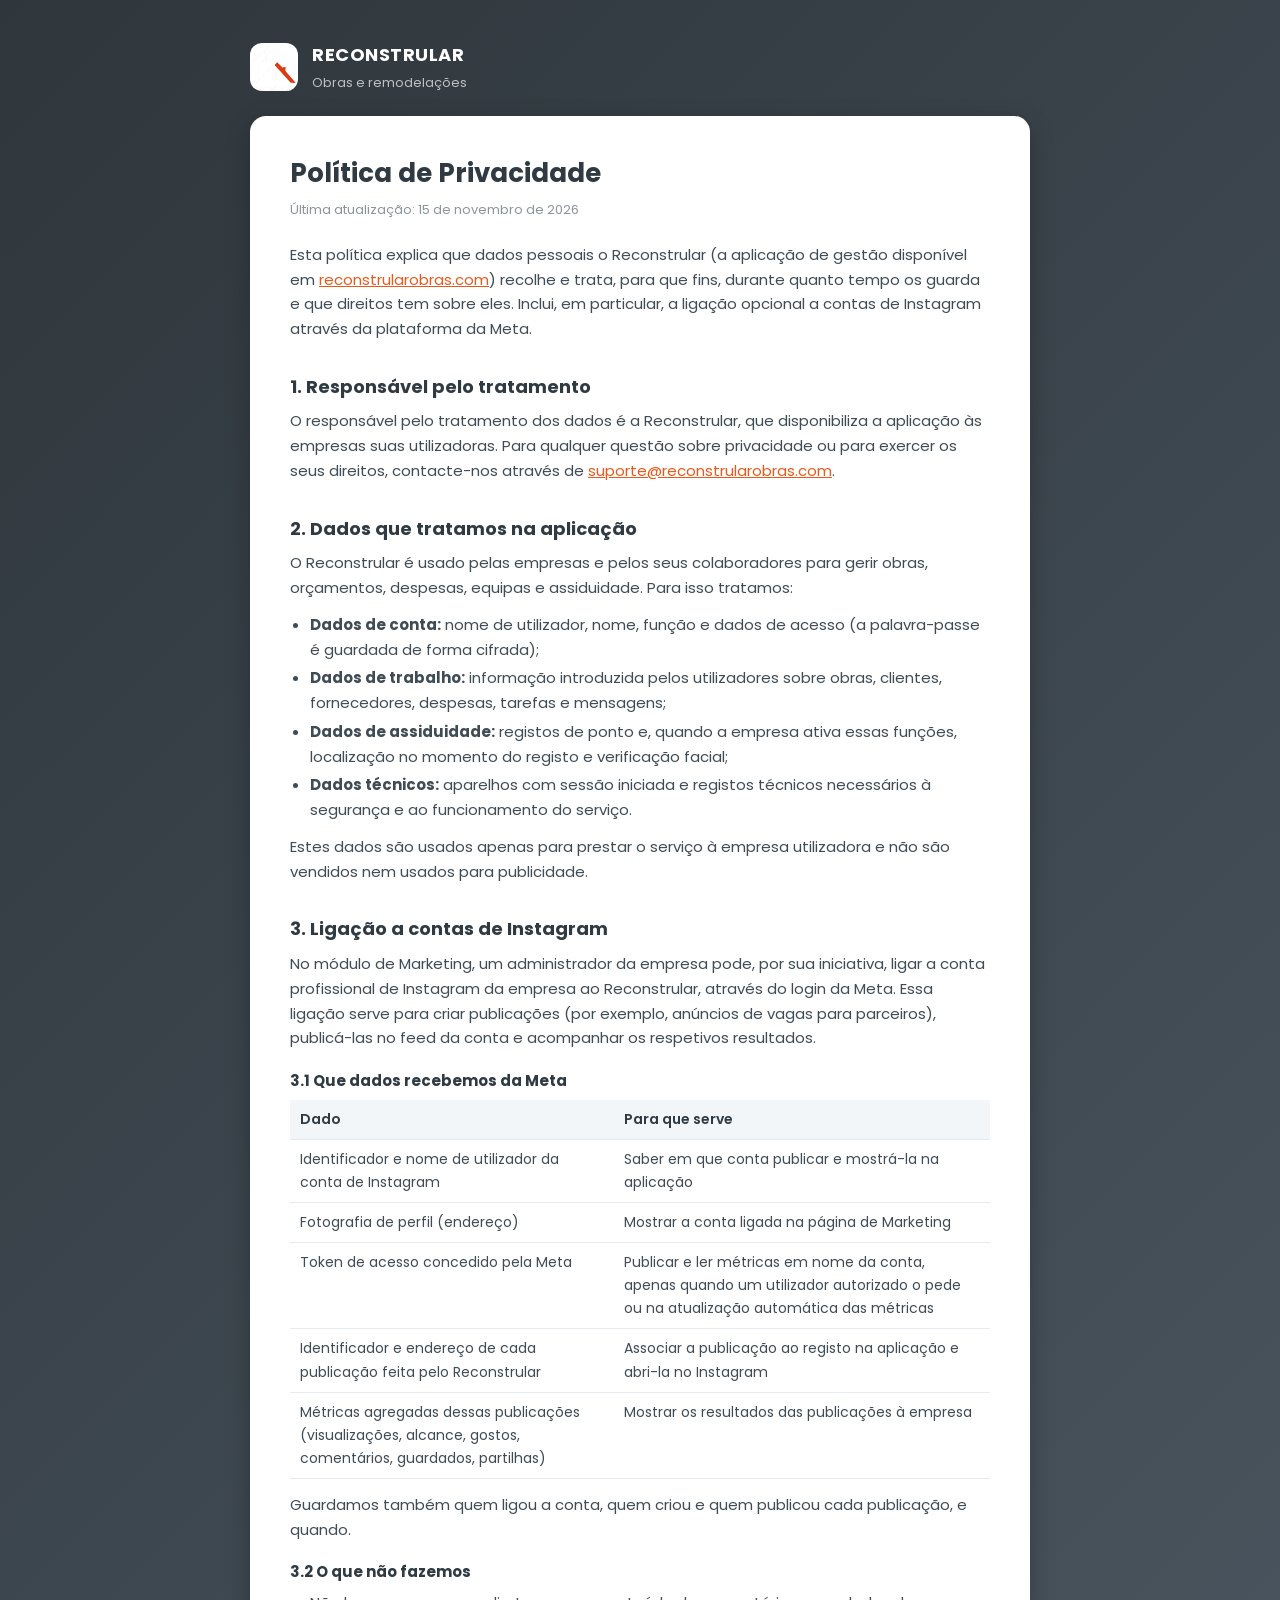
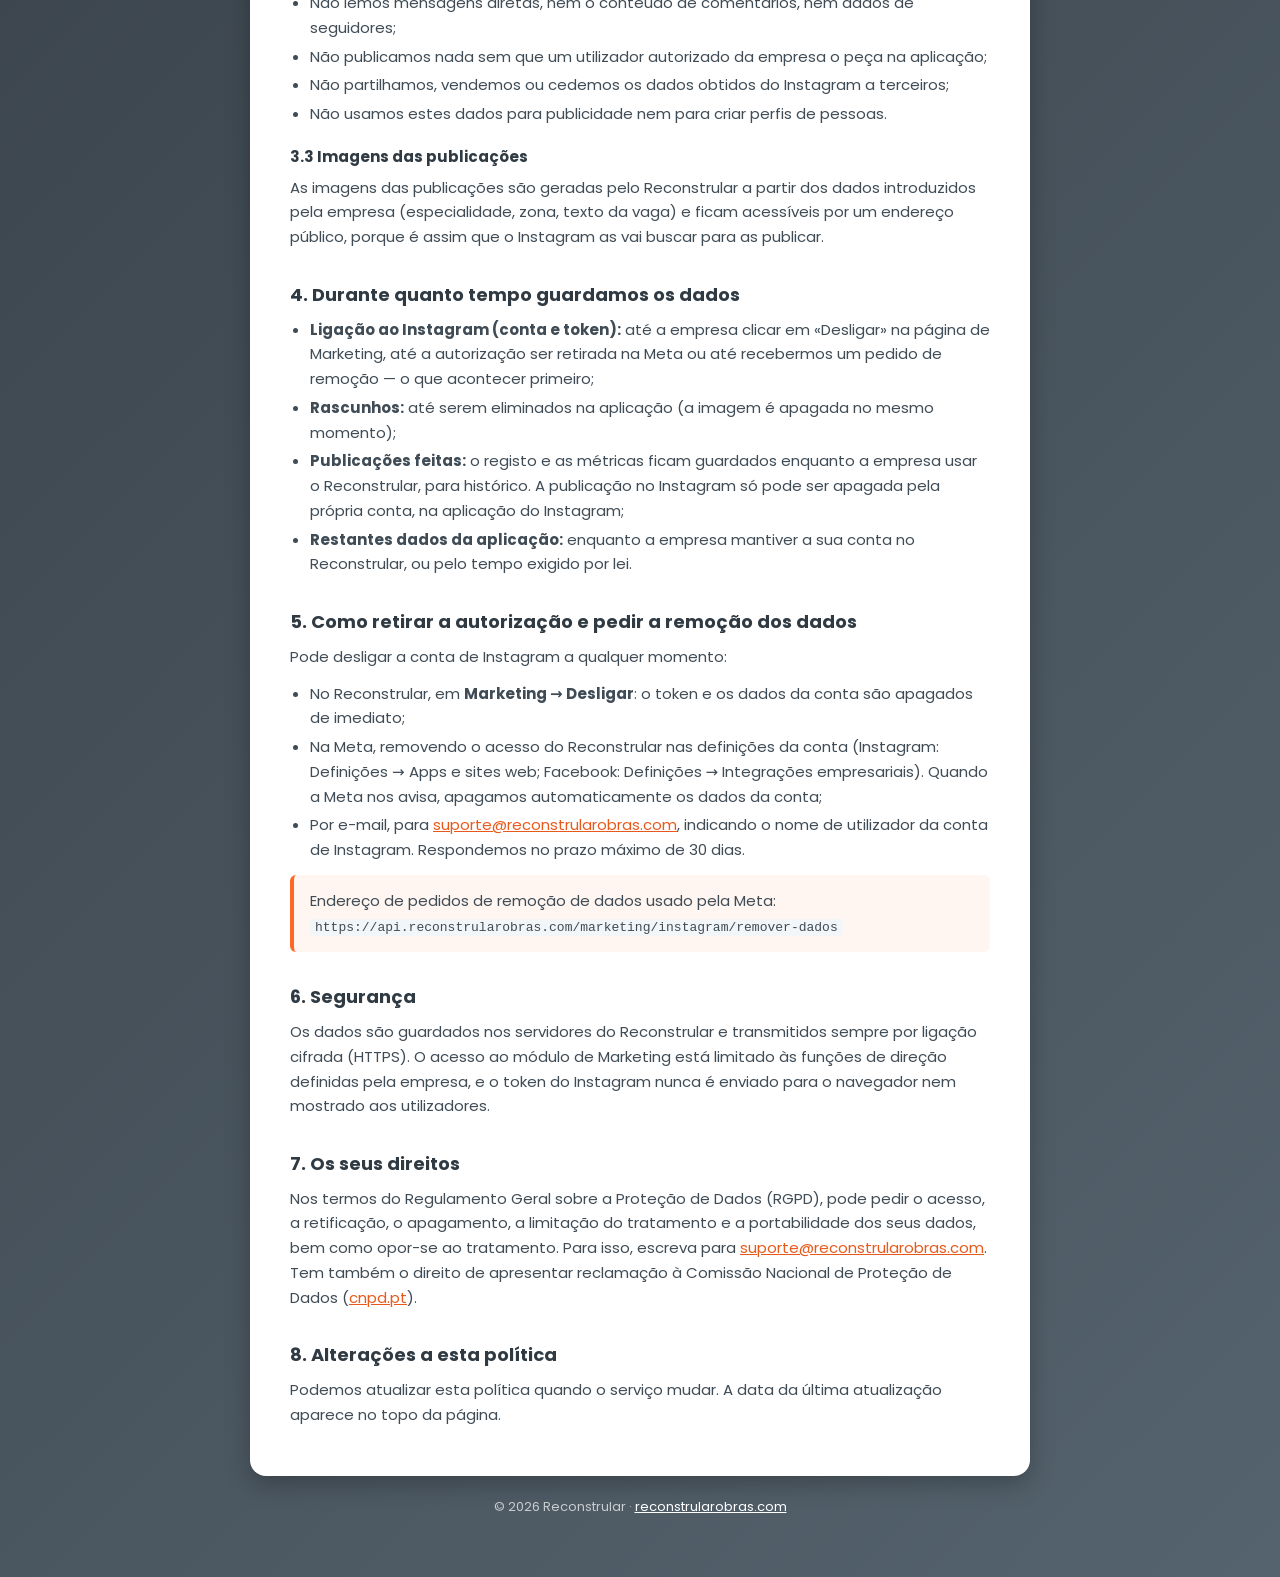
<file: privacidade.html>
<!DOCTYPE html>
<html lang="pt-PT">

<head>
    <meta charset="UTF-8">
    <meta name="viewport" content="width=device-width, initial-scale=1.0">
    <title>Política de Privacidade · Reconstrular</title>
    <meta name="description" content="Política de Privacidade do Reconstrular, incluindo a ligação a contas de Instagram.">
    <meta name="theme-color" content="#222222">
    <link rel="icon" href="imagens/pwa/icone-192-v4.png">
    <link rel="preconnect" href="https://fonts.googleapis.com">
    <link rel="preconnect" href="https://fonts.gstatic.com" crossorigin>
    <link href="https://fonts.googleapis.com/css2?family=Poppins:wght@400;600&display=swap" rel="stylesheet">
    <style>
        * { box-sizing: border-box; }
        body { margin: 0; font-family: Poppins, system-ui, sans-serif; font-size: 15px; line-height: 1.65; color: #3f4b55; background: linear-gradient(135deg, #2f363c, #55636e); min-height: 100vh; }
        .pagina { max-width: 820px; margin: 0 auto; padding: 40px 20px 60px; }
        .topo { display: flex; align-items: center; gap: 14px; margin-bottom: 22px; color: #fff; }
        .topo img { width: 48px; height: 48px; border-radius: 12px; object-fit: cover; background: #fff; }
        .topo b { display: block; font-size: 18px; letter-spacing: .5px; }
        .topo small { color: #ffffffb0; }
        article { padding: 36px 40px; border-radius: 16px; background: #fff; box-shadow: 0 8px 24px #00000040; }
        h1 { margin: 0 0 4px; font-size: 26px; color: #2f3a43; }
        h2 { margin: 30px 0 8px; font-size: 18px; color: #2f3a43; }
        h3 { margin: 18px 0 6px; font-size: 15px; color: #2f3a43; }
        p, ul { margin: 0 0 12px; }
        ul { padding-left: 20px; }
        li { margin-bottom: 4px; }
        a { color: #e85a1c; }
        code { padding: 1px 5px; border-radius: 4px; background: #f3f6f8; font-size: 13px; word-break: break-all; }
        .data { margin-bottom: 22px; color: #8a959e; font-size: 13px; }
        .nota { padding: 14px 16px; border-left: 4px solid #fd6828; border-radius: 6px; background: #fff6f1; }
        table { width: 100%; margin: 6px 0 14px; border-collapse: collapse; font-size: 14px; }
        th, td { padding: 8px 10px; border-bottom: 1px solid #e4eaef; text-align: left; vertical-align: top; }
        th { background: #f3f6f8; color: #2f3a43; font-weight: 600; }
        footer { margin-top: 20px; text-align: center; color: #ffffffb0; font-size: 13px; }
        footer a { color: #fff; }
        @media (max-width: 600px) { article { padding: 24px 20px; } h1 { font-size: 22px; } }
    </style>
</head>

<body>
    <div class="pagina">
        <header class="topo">
            <img src="imagens/logo.png" alt="Logótipo Reconstrular">
            <div><b>RECONSTRULAR</b><small>Obras e remodelações</small></div>
        </header>

        <article>
            <h1>Política de Privacidade</h1>
            <div class="data">Última atualização: 15 de novembro de 2026</div>

            <p>Esta política explica que dados pessoais o Reconstrular (a aplicação de gestão disponível em
                <a href="https://reconstrularobras.com/">reconstrularobras.com</a>) recolhe e trata, para que fins, durante quanto tempo os
                guarda e que direitos tem sobre eles. Inclui, em particular, a ligação opcional a contas de Instagram através da
                plataforma da Meta.</p>

            <h2>1. Responsável pelo tratamento</h2>
            <p>O responsável pelo tratamento dos dados é a Reconstrular, que disponibiliza a aplicação às empresas suas utilizadoras.
                Para qualquer questão sobre privacidade ou para exercer os seus direitos, contacte-nos através de
                <a href="mailto:suporte@reconstrularobras.com">suporte@reconstrularobras.com</a>.</p>

            <h2>2. Dados que tratamos na aplicação</h2>
            <p>O Reconstrular é usado pelas empresas e pelos seus colaboradores para gerir obras, orçamentos, despesas, equipas e
                assiduidade. Para isso tratamos:</p>
            <ul>
                <li><b>Dados de conta:</b> nome de utilizador, nome, função e dados de acesso (a palavra-passe é guardada de forma
                    cifrada);</li>
                <li><b>Dados de trabalho:</b> informação introduzida pelos utilizadores sobre obras, clientes, fornecedores, despesas,
                    tarefas e mensagens;</li>
                <li><b>Dados de assiduidade:</b> registos de ponto e, quando a empresa ativa essas funções, localização no momento do
                    registo e verificação facial;</li>
                <li><b>Dados técnicos:</b> aparelhos com sessão iniciada e registos técnicos necessários à segurança e ao funcionamento
                    do serviço.</li>
            </ul>
            <p>Estes dados são usados apenas para prestar o serviço à empresa utilizadora e não são vendidos nem usados para
                publicidade.</p>

            <h2>3. Ligação a contas de Instagram</h2>
            <p>No módulo de Marketing, um administrador da empresa pode, por sua iniciativa, ligar a conta profissional de Instagram
                da empresa ao Reconstrular, através do login da Meta. Essa ligação serve para criar publicações (por exemplo, anúncios
                de vagas para parceiros), publicá-las no feed da conta e acompanhar os respetivos resultados.</p>

            <h3>3.1 Que dados recebemos da Meta</h3>
            <table>
                <tr><th>Dado</th><th>Para que serve</th></tr>
                <tr><td>Identificador e nome de utilizador da conta de Instagram</td><td>Saber em que conta publicar e mostrá-la na
                        aplicação</td></tr>
                <tr><td>Fotografia de perfil (endereço)</td><td>Mostrar a conta ligada na página de Marketing</td></tr>
                <tr><td>Token de acesso concedido pela Meta</td><td>Publicar e ler métricas em nome da conta, apenas quando um
                        utilizador autorizado o pede ou na atualização automática das métricas</td></tr>
                <tr><td>Identificador e endereço de cada publicação feita pelo Reconstrular</td><td>Associar a publicação ao registo
                        na aplicação e abri-la no Instagram</td></tr>
                <tr><td>Métricas agregadas dessas publicações (visualizações, alcance, gostos, comentários, guardados,
                        partilhas)</td><td>Mostrar os resultados das publicações à empresa</td></tr>
            </table>
            <p>Guardamos também quem ligou a conta, quem criou e quem publicou cada publicação, e quando.</p>

            <h3>3.2 O que não fazemos</h3>
            <ul>
                <li>Não lemos mensagens diretas, nem o conteúdo de comentários, nem dados de seguidores;</li>
                <li>Não publicamos nada sem que um utilizador autorizado da empresa o peça na aplicação;</li>
                <li>Não partilhamos, vendemos ou cedemos os dados obtidos do Instagram a terceiros;</li>
                <li>Não usamos estes dados para publicidade nem para criar perfis de pessoas.</li>
            </ul>

            <h3>3.3 Imagens das publicações</h3>
            <p>As imagens das publicações são geradas pelo Reconstrular a partir dos dados introduzidos pela empresa (especialidade,
                zona, texto da vaga) e ficam acessíveis por um endereço público, porque é assim que o Instagram as vai buscar para as
                publicar.</p>

            <h2>4. Durante quanto tempo guardamos os dados</h2>
            <ul>
                <li><b>Ligação ao Instagram (conta e token):</b> até a empresa clicar em «Desligar» na página de Marketing, até a
                    autorização ser retirada na Meta ou até recebermos um pedido de remoção — o que acontecer primeiro;</li>
                <li><b>Rascunhos:</b> até serem eliminados na aplicação (a imagem é apagada no mesmo momento);</li>
                <li><b>Publicações feitas:</b> o registo e as métricas ficam guardados enquanto a empresa usar o Reconstrular, para
                    histórico. A publicação no Instagram só pode ser apagada pela própria conta, na aplicação do Instagram;</li>
                <li><b>Restantes dados da aplicação:</b> enquanto a empresa mantiver a sua conta no Reconstrular, ou pelo tempo
                    exigido por lei.</li>
            </ul>

            <h2>5. Como retirar a autorização e pedir a remoção dos dados</h2>
            <p>Pode desligar a conta de Instagram a qualquer momento:</p>
            <ul>
                <li>No Reconstrular, em <b>Marketing → Desligar</b>: o token e os dados da conta são apagados de imediato;</li>
                <li>Na Meta, removendo o acesso do Reconstrular nas definições da conta (Instagram: Definições → Apps e sites
                    web; Facebook: Definições → Integrações empresariais). Quando a Meta nos avisa, apagamos automaticamente os dados da
                    conta;</li>
                <li>Por e-mail, para <a href="mailto:suporte@reconstrularobras.com">suporte@reconstrularobras.com</a>, indicando o nome
                    de utilizador da conta de Instagram. Respondemos no prazo máximo de 30 dias.</li>
            </ul>
            <p class="nota">Endereço de pedidos de remoção de dados usado pela Meta:<br>
                <code>https://api.reconstrularobras.com/marketing/instagram/remover-dados</code></p>

            <h2>6. Segurança</h2>
            <p>Os dados são guardados nos servidores do Reconstrular e transmitidos sempre por ligação cifrada (HTTPS). O acesso ao
                módulo de Marketing está limitado às funções de direção definidas pela empresa, e o token do Instagram nunca é
                enviado para o navegador nem mostrado aos utilizadores.</p>

            <h2>7. Os seus direitos</h2>
            <p>Nos termos do Regulamento Geral sobre a Proteção de Dados (RGPD), pode pedir o acesso, a retificação, o apagamento, a
                limitação do tratamento e a portabilidade dos seus dados, bem como opor-se ao tratamento. Para isso, escreva para
                <a href="mailto:suporte@reconstrularobras.com">suporte@reconstrularobras.com</a>. Tem também o direito de apresentar
                reclamação à Comissão Nacional de Proteção de Dados (<a href="https://www.cnpd.pt/" rel="noopener">cnpd.pt</a>).</p>

            <h2>8. Alterações a esta política</h2>
            <p>Podemos atualizar esta política quando o serviço mudar. A data da última atualização aparece no topo da página.</p>
        </article>

        <footer>© 2026 Reconstrular · <a href="https://reconstrularobras.com/">reconstrularobras.com</a></footer>
    </div>
</body>

</html>
</file>
